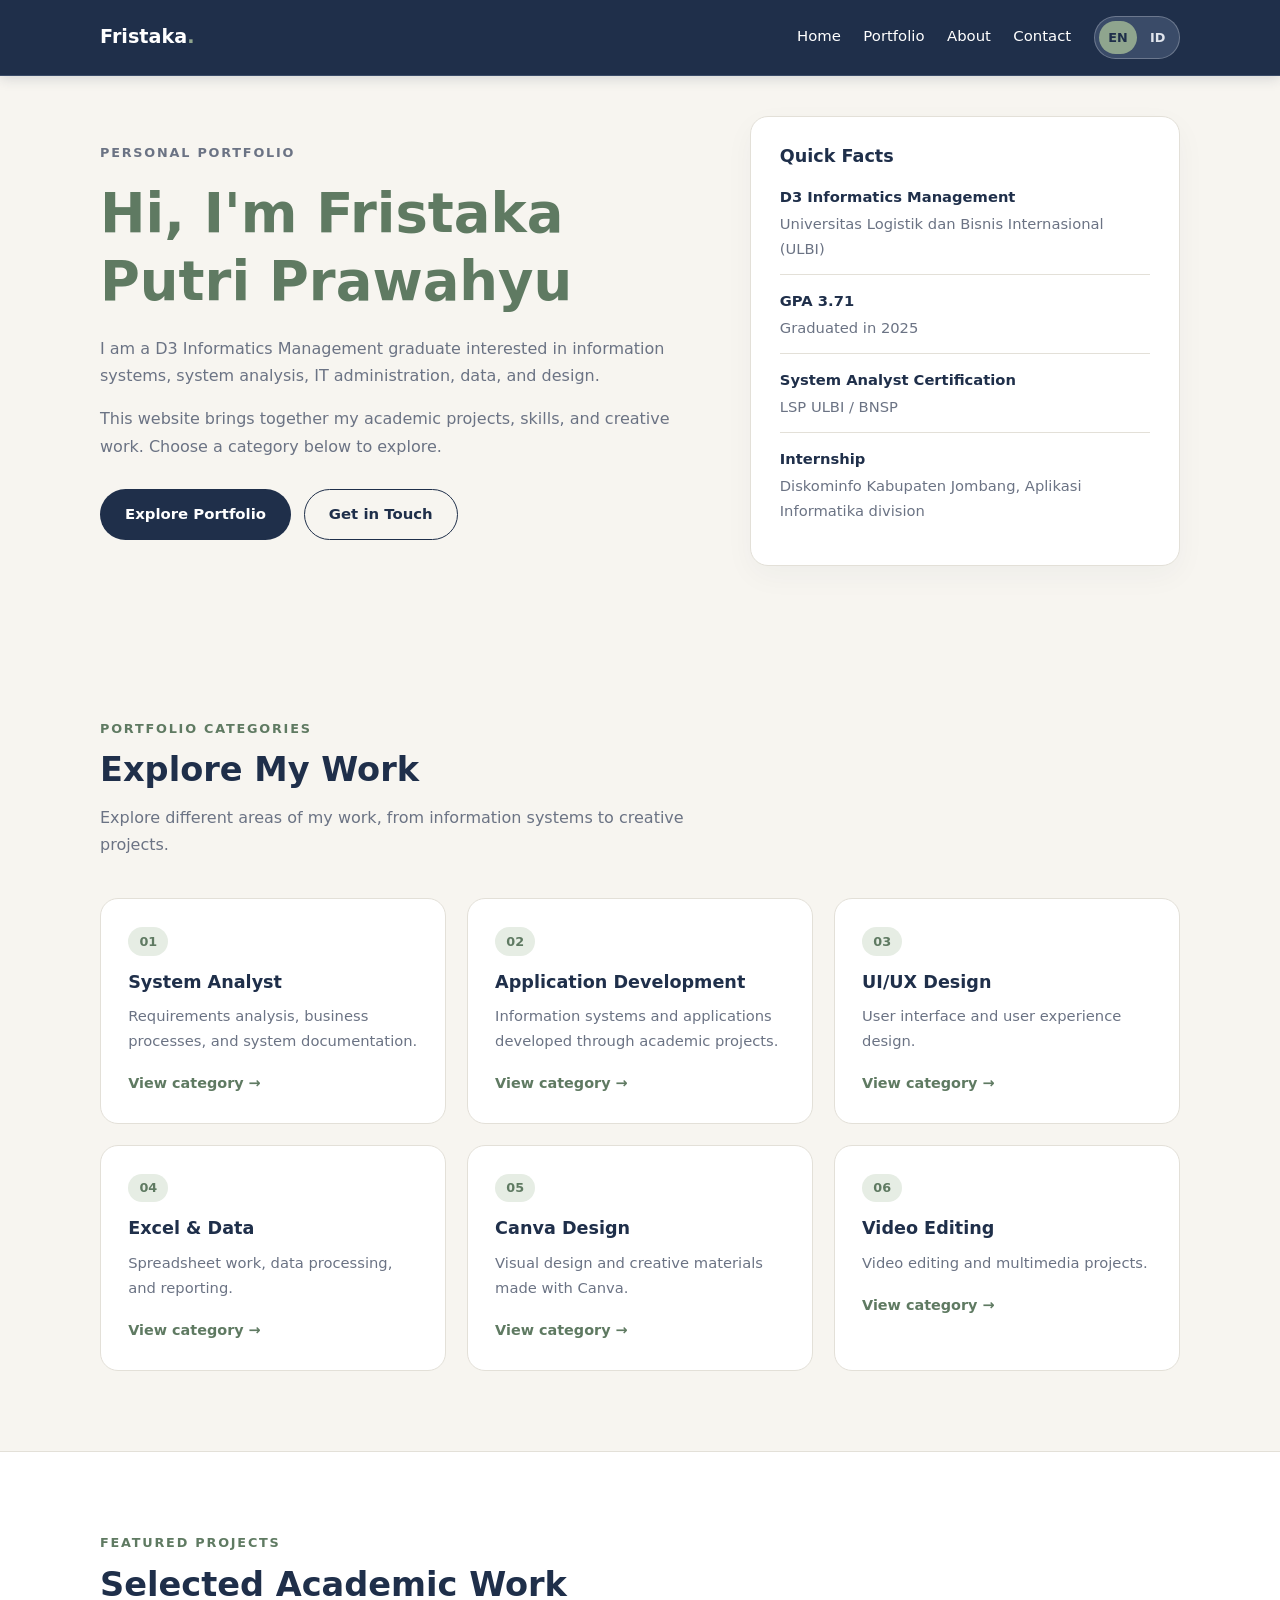
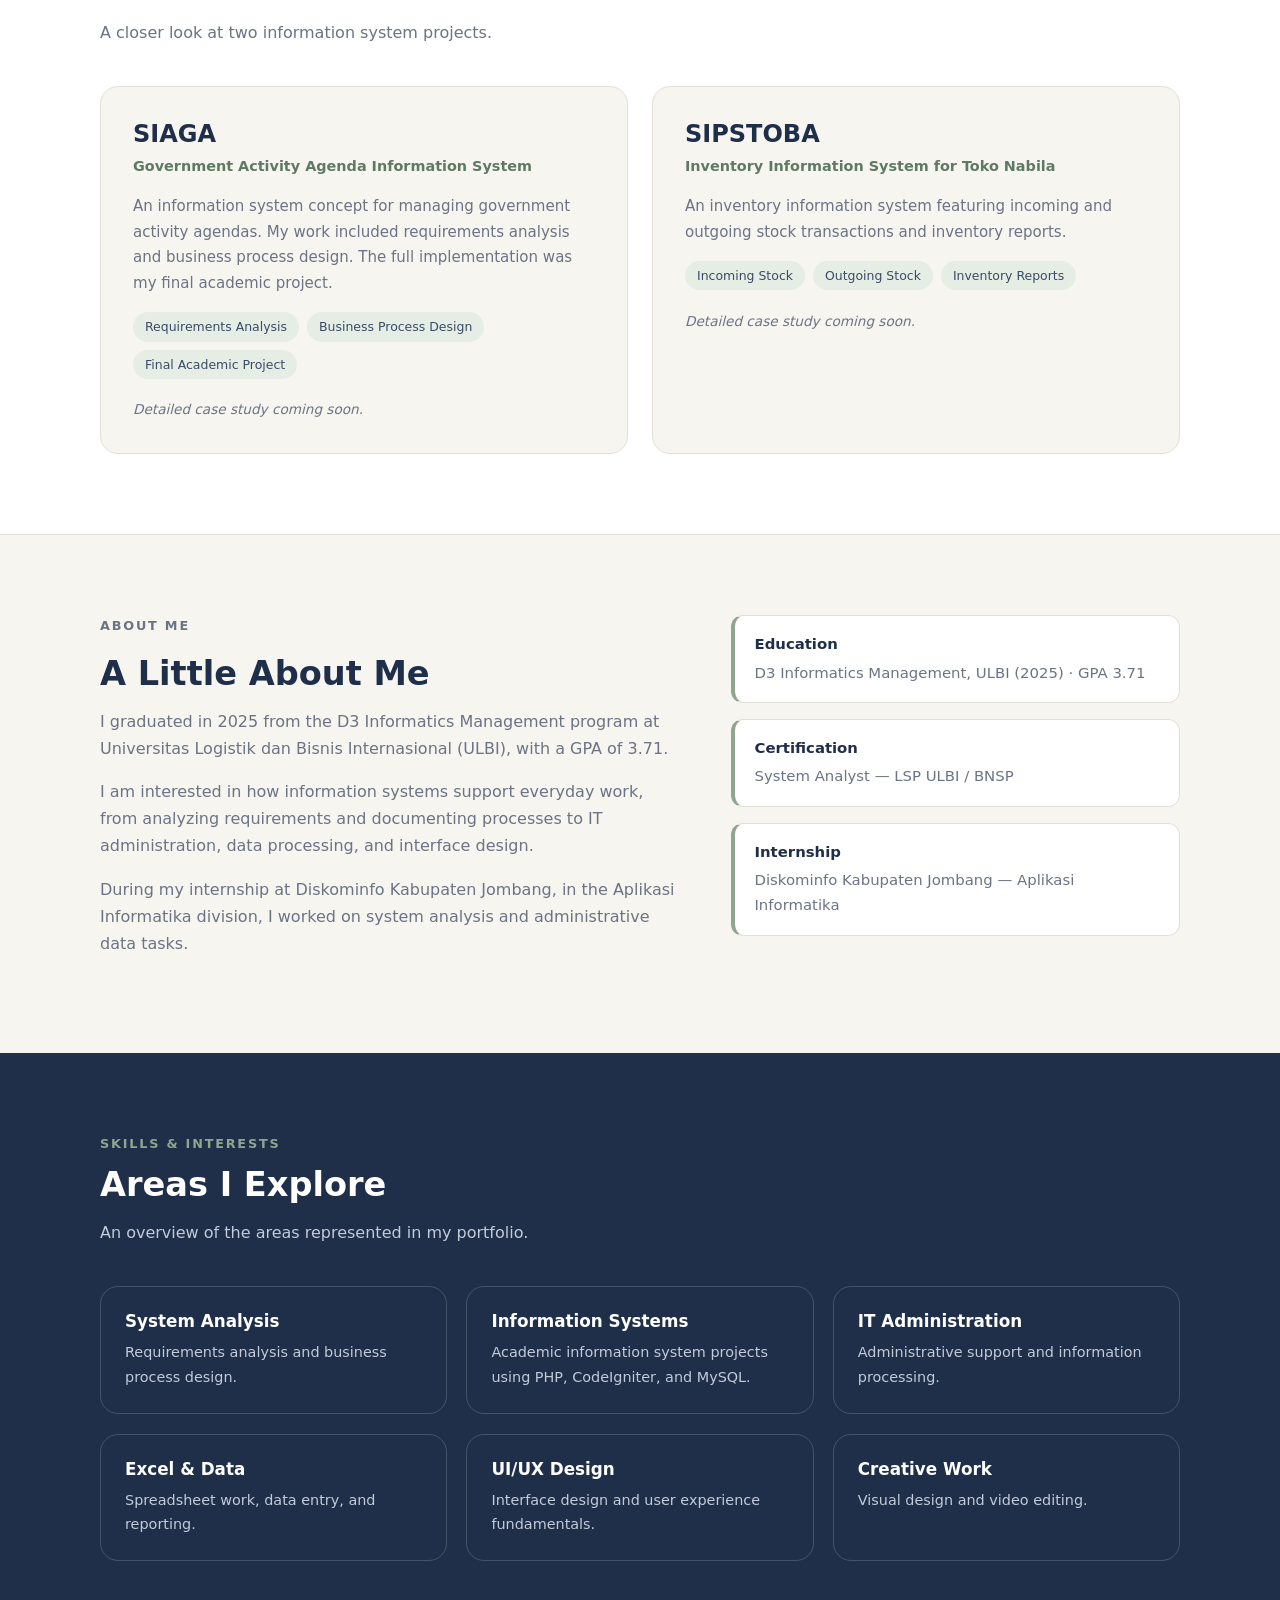
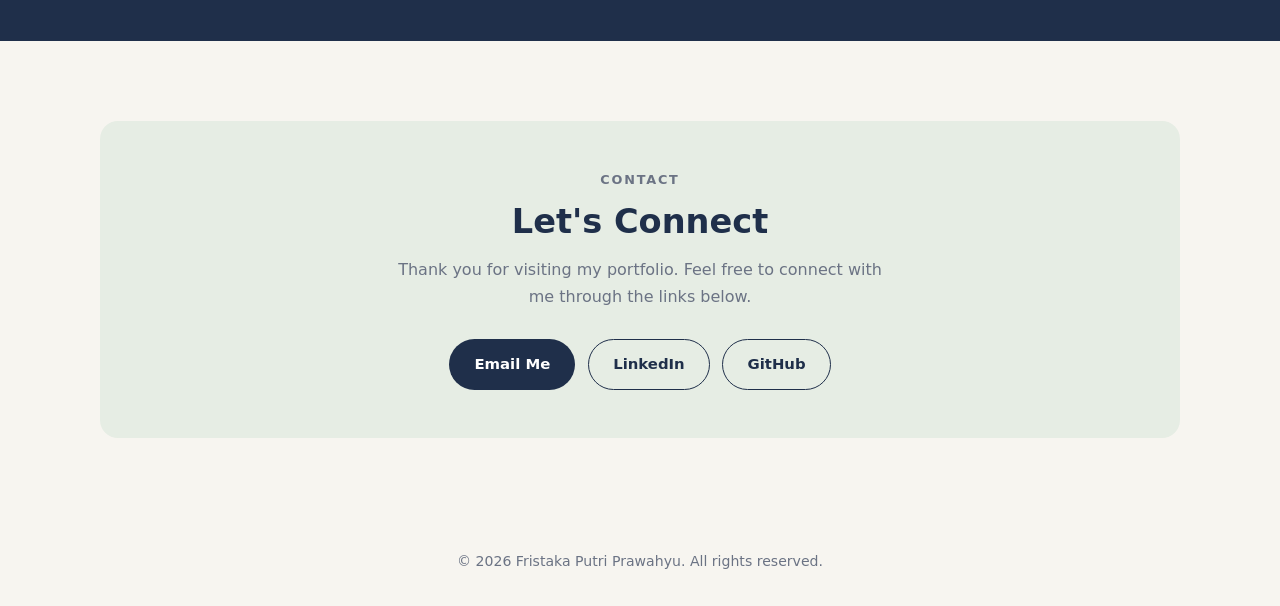
<file: index.html>
<!DOCTYPE html>
<html lang="en">
<head>
  <meta charset="UTF-8">
  <meta name="viewport" content="width=device-width, initial-scale=1.0">
  <meta name="theme-color" content="#1f2f4a">

  <title>Fristaka Putri Prawahyu | Portfolio</title>
  <meta name="description" content="Portfolio of Fristaka Putri Prawahyu, Informatics Management graduate interested in system analysis, information systems, data, and design.">
  <link rel="stylesheet" href="css/style.css">
</head>

<body>
  <a class="skip-link" href="#main"
     data-en="Skip to main content"
     data-id="Langsung ke konten utama">Skip to main content</a>

<div id="header-placeholder"></div>
  
  <main id="main">
    <!-- Hero -->
    <section class="hero" id="home">
      <div class="container hero-inner">
        <div>
          <p class="section-label" data-en="Personal Portfolio" data-id="Portofolio Pribadi">Personal Portfolio</p>

          <h1>
            <span data-en="Hi, I'm " data-id="Halo, saya ">Hi, I'm </span><span>Fristaka Putri Prawahyu</span>
          </h1>

          <p data-en="I am a D3 Informatics Management graduate interested in information systems, system analysis, IT administration, data, and design."
             data-id="Saya lulusan D3 Manajemen Informatika yang memiliki ketertarikan pada sistem informasi, analisis sistem, administrasi TI, pengolahan data, dan desain.">
            I am a D3 Informatics Management graduate interested in information systems, system analysis, IT administration, data, and design.
          </p>

          <p data-en="This website brings together my academic projects, skills, and creative work. Choose a category below to explore."
             data-id="Website ini merangkum proyek akademik, keterampilan, dan karya kreatif saya. Pilih kategori di bawah untuk melihat lebih lanjut.">
            This website brings together my academic projects, skills, and creative work. Choose a category below to explore.
          </p>

          <div class="hero-buttons">
            <a class="btn btn-primary" href="#portfolio"
               data-en="Explore Portfolio" data-id="Jelajahi Portofolio">Explore Portfolio</a>
            <a class="btn btn-outline" href="#contact"
               data-en="Get in Touch" data-id="Hubungi Saya">Get in Touch</a>
          </div>
        </div>

        <aside class="hero-card" aria-label="Quick facts">
          <h2 data-en="Quick Facts" data-id="Profil Singkat">Quick Facts</h2>
          <ul>
            <li>
              <strong data-en="D3 Informatics Management" data-id="D3 Manajemen Informatika">D3 Informatics Management</strong>
              <span data-en="Universitas Logistik dan Bisnis Internasional (ULBI)"
                    data-id="Universitas Logistik dan Bisnis Internasional (ULBI)">Universitas Logistik dan Bisnis Internasional (ULBI)</span>
            </li>
            <li>
              <strong data-en="GPA 3.71" data-id="IPK 3,71">GPA 3.71</strong>
              <span data-en="Graduated in 2025" data-id="Lulus tahun 2025">Graduated in 2025</span>
            </li>
            <li>
              <strong data-en="System Analyst Certification" data-id="Sertifikasi Analis Sistem">System Analyst Certification</strong>
              <span data-en="LSP ULBI / BNSP" data-id="LSP ULBI / BNSP">LSP ULBI / BNSP</span>
            </li>
            <li>
              <strong data-en="Internship" data-id="Pengalaman Magang">Internship</strong>
              <span data-en="Diskominfo Kabupaten Jombang, Aplikasi Informatika division"
                    data-id="Diskominfo Kabupaten Jombang, bidang Aplikasi Informatika">Diskominfo Kabupaten Jombang, Aplikasi Informatika division</span>
            </li>
          </ul>
        </aside>
      </div>
    </section>

    <!-- Portfolio categories -->
    <section id="portfolio">
      <div class="container">
        <p class="section-label" data-en="Portfolio Categories" data-id="Kategori Portofolio">Portfolio Categories</p>
        <h2 data-en="Explore My Work" data-id="Jelajahi Karya Saya">Explore My Work</h2>
        <p class="section-intro"
           data-en="Explore different areas of my work, from information systems to creative projects."
           data-id="Jelajahi berbagai bidang karya saya, mulai dari sistem informasi hingga proyek kreatif.">
          Explore different areas of my work, from information systems to creative projects.
        </p>

        <div class="cards">
          <a class="card" href="system-analyst/index.html">
            <span class="card-number">01</span>
            <h3 data-en="System Analyst" data-id="Analis Sistem">System Analyst</h3>
            <p data-en="Requirements analysis, business processes, and system documentation."
               data-id="Analisis kebutuhan, proses bisnis, dan dokumentasi sistem.">Requirements analysis, business processes, and system documentation.</p>
            <span class="card-link" data-en="View category →" data-id="Lihat kategori →">View category →</span>
          </a>

          <a class="card" href="application/index.html">
            <span class="card-number">02</span>
            <h3 data-en="Application Development" data-id="Pengembangan Aplikasi">Application Development</h3>
            <p data-en="Information systems and applications developed through academic projects."
               data-id="Sistem informasi dan aplikasi yang dikembangkan melalui proyek akademik.">Information systems and applications developed through academic projects.</p>
            <span class="card-link" data-en="View category →" data-id="Lihat kategori →">View category →</span>
          </a>

          <a class="card" href="ui-ux/index.html">
            <span class="card-number">03</span>
            <h3>UI/UX Design</h3>
            <p data-en="User interface and user experience design."
               data-id="Perancangan antarmuka dan pengalaman pengguna.">User interface and user experience design.</p>
            <span class="card-link" data-en="View category →" data-id="Lihat kategori →">View category →</span>
          </a>

          <a class="card" href="excel-data/index.html">
            <span class="card-number">04</span>
            <h3>Excel &amp; Data</h3>
            <p data-en="Spreadsheet work, data processing, and reporting."
               data-id="Pekerjaan spreadsheet, pengolahan data, dan pelaporan.">Spreadsheet work, data processing, and reporting.</p>
            <span class="card-link" data-en="View category →" data-id="Lihat kategori →">View category →</span>
          </a>

          <a class="card" href="canva/index.html">
            <span class="card-number">05</span>
            <h3>Canva Design</h3>
            <p data-en="Visual design and creative materials made with Canva."
               data-id="Desain visual dan materi kreatif yang dibuat menggunakan Canva.">Visual design and creative materials made with Canva.</p>
            <span class="card-link" data-en="View category →" data-id="Lihat kategori →">View category →</span>
          </a>

          <a class="card" href="video/index.html">
            <span class="card-number">06</span>
            <h3 data-en="Video Editing" data-id="Penyuntingan Video">Video Editing</h3>
            <p data-en="Video editing and multimedia projects."
               data-id="Penyuntingan video dan proyek multimedia.">Video editing and multimedia projects.</p>
            <span class="card-link" data-en="View category →" data-id="Lihat kategori →">View category →</span>
          </a>
        </div>
      </div>
    </section>

    <!-- Featured projects -->
    <section class="featured" id="featured">
      <div class="container">
        <p class="section-label" data-en="Featured Projects" data-id="Proyek Unggulan">Featured Projects</p>
        <h2 data-en="Selected Academic Work" data-id="Pilihan Proyek Akademik">Selected Academic Work</h2>
        <p class="section-intro"
           data-en="A closer look at two information system projects."
           data-id="Sekilas tentang dua proyek sistem informasi.">
          A closer look at two information system projects.
        </p>

        <div class="projects">
          <article class="project">
            <h3>SIAGA</h3>
            <p class="subtitle"
               data-en="Government Activity Agenda Information System"
               data-id="Sistem Informasi Agenda Kegiatan Dinas">
              Government Activity Agenda Information System
            </p>
            <p data-en="An information system concept for managing government activity agendas. My work included requirements analysis and business process design. The full implementation was my final academic project."
               data-id="Sistem informasi untuk pengelolaan agenda kegiatan dinas. Pekerjaan saya mencakup analisis kebutuhan dan perancangan proses bisnis. Implementasi lengkapnya merupakan bagian dari tugas akhir akademik saya.">
              An information system concept for managing government activity agendas. My work included requirements analysis and business process design. The full implementation was my final academic project.
            </p>
            <ul class="tags" aria-label="SIAGA focus areas">
              <li data-en="Requirements Analysis" data-id="Analisis Kebutuhan">Requirements Analysis</li>
              <li data-en="Business Process Design" data-id="Perancangan Proses Bisnis">Business Process Design</li>
              <li data-en="Final Academic Project" data-id="Proyek Tugas Akhir">Final Academic Project</li>
            </ul>
            <p class="note" data-en="Detailed case study coming soon."
               data-id="Studi kasus lengkap akan ditambahkan.">Detailed case study coming soon.</p>
          </article>

          <article class="project">
            <h3>SIPSTOBA</h3>
            <p class="subtitle"
               data-en="Inventory Information System for Toko Nabila"
               data-id="Sistem Informasi Persediaan Stok Barang pada Toko Nabila">
              Inventory Information System for Toko Nabila
            </p>
            <p data-en="An inventory information system featuring incoming and outgoing stock transactions and inventory reports."
               data-id="Sistem informasi persediaan yang mencakup transaksi barang masuk, barang keluar, dan laporan stok.">
              An inventory information system featuring incoming and outgoing stock transactions and inventory reports.
            </p>
            <ul class="tags" aria-label="SIPSTOBA features">
              <li data-en="Incoming Stock" data-id="Barang Masuk">Incoming Stock</li>
              <li data-en="Outgoing Stock" data-id="Barang Keluar">Outgoing Stock</li>
              <li data-en="Inventory Reports" data-id="Laporan Stok">Inventory Reports</li>
            </ul>
            <p class="note" data-en="Detailed case study coming soon."
               data-id="Studi kasus lengkap akan ditambahkan.">Detailed case study coming soon.</p>
          </article>
        </div>
      </div>
    </section>

    <!-- About -->
    <section id="about">
      <div class="container about-grid">
        <div>
          <p class="section-label" data-en="About Me" data-id="Tentang Saya">About Me</p>
          <h2 data-en="A Little About Me" data-id="Sekilas Tentang Saya">A Little About Me</h2>
          <p data-en="I graduated in 2025 from the D3 Informatics Management program at Universitas Logistik dan Bisnis Internasional (ULBI), with a GPA of 3.71."
             data-id="Saya lulus pada tahun 2025 dari program D3 Manajemen Informatika di Universitas Logistik dan Bisnis Internasional (ULBI), dengan IPK 3,71.">
            I graduated in 2025 from the D3 Informatics Management program at Universitas Logistik dan Bisnis Internasional (ULBI), with a GPA of 3.71.
          </p>
          <p data-en="I am interested in how information systems support everyday work, from analyzing requirements and documenting processes to IT administration, data processing, and interface design."
             data-id="Saya tertarik pada bagaimana sistem informasi mendukung pekerjaan sehari-hari, mulai dari analisis kebutuhan dan dokumentasi proses hingga administrasi TI, pengolahan data, dan desain antarmuka.">
            I am interested in how information systems support everyday work, from analyzing requirements and documenting processes to IT administration, data processing, and interface design.
          </p>
          <p data-en="During my internship at Diskominfo Kabupaten Jombang, in the Aplikasi Informatika division, I worked on system analysis and administrative data tasks."
             data-id="Saat magang di Diskominfo Kabupaten Jombang, bidang Aplikasi Informatika, saya mengerjakan analisis sistem dan tugas pengolahan data administrasi.">
            During my internship at Diskominfo Kabupaten Jombang, in the Aplikasi Informatika division, I worked on system analysis and administrative data tasks.
          </p>
        </div>

        <ul class="timeline" aria-label="Education, certification, and internship">
          <li>
            <strong data-en="Education" data-id="Pendidikan">Education</strong>
            <span data-en="D3 Informatics Management, ULBI (2025) · GPA 3.71"
                  data-id="D3 Manajemen Informatika, ULBI (2025) · IPK 3,71">D3 Informatics Management, ULBI (2025) · GPA 3.71</span>
          </li>
          <li>
            <strong data-en="Certification" data-id="Sertifikasi">Certification</strong>
            <span data-en="System Analyst — LSP ULBI / BNSP"
                  data-id="Analis Sistem — LSP ULBI / BNSP">System Analyst — LSP ULBI / BNSP</span>
          </li>
          <li>
            <strong data-en="Internship" data-id="Pengalaman Magang">Internship</strong>
            <span data-en="Diskominfo Kabupaten Jombang — Aplikasi Informatika"
                  data-id="Diskominfo Kabupaten Jombang — Aplikasi Informatika">Diskominfo Kabupaten Jombang — Aplikasi Informatika</span>
          </li>
        </ul>
      </div>
    </section>

    <!-- Skills -->
    <section class="skills" id="skills">
      <div class="container">
        <p class="section-label" data-en="Skills & Interests" data-id="Keterampilan & Minat">Skills &amp; Interests</p>
        <h2 data-en="Areas I Explore" data-id="Bidang yang Saya Tekuni">Areas I Explore</h2>
        <p class="section-intro"
           data-en="An overview of the areas represented in my portfolio."
           data-id="Ringkasan bidang yang ditampilkan dalam portofolio saya.">
          An overview of the areas represented in my portfolio.
        </p>

        <div class="skill-grid">
          <div class="skill-box">
            <h3 data-en="System Analysis" data-id="Analisis Sistem">System Analysis</h3>
            <p data-en="Requirements analysis and business process design."
               data-id="Analisis kebutuhan dan perancangan proses bisnis.">Requirements analysis and business process design.</p>
          </div>
          <div class="skill-box">
            <h3 data-en="Information Systems" data-id="Sistem Informasi">Information Systems</h3>
            <p data-en="Academic information system projects using PHP, CodeIgniter, and MySQL."
               data-id="Proyek sistem informasi akademik menggunakan PHP, CodeIgniter, dan MySQL.">Academic information system projects using PHP, CodeIgniter, and MySQL.</p>
          </div>
          <div class="skill-box">
            <h3 data-en="IT Administration" data-id="Administrasi TI">IT Administration</h3>
            <p data-en="Administrative support and information processing."
               data-id="Dukungan administrasi dan pengolahan informasi.">Administrative support and information processing.</p>
          </div>
          <div class="skill-box">
            <h3>Excel &amp; Data</h3>
            <p data-en="Spreadsheet work, data entry, and reporting."
               data-id="Pekerjaan spreadsheet, input data, dan pelaporan.">Spreadsheet work, data entry, and reporting.</p>
          </div>
          <div class="skill-box">
            <h3>UI/UX Design</h3>
            <p data-en="Interface design and user experience fundamentals."
               data-id="Dasar-dasar desain antarmuka dan pengalaman pengguna.">Interface design and user experience fundamentals.</p>
          </div>
          <div class="skill-box">
            <h3 data-en="Creative Work" data-id="Karya Kreatif">Creative Work</h3>
            <p data-en="Visual design and video editing."
               data-id="Desain visual dan penyuntingan video.">Visual design and video editing.</p>
          </div>
        </div>
      </div>
    </section>

    <!-- Contact -->
    <section id="contact">
      <div class="container">
        <div class="contact-box">
          <p class="section-label" data-en="Contact" data-id="Kontak">Contact</p>
          <h2 data-en="Let's Connect" data-id="Mari Terhubung">Let's Connect</h2>
          <p data-en="Thank you for visiting my portfolio. Feel free to connect with me through the links below."
             data-id="Terima kasih sudah mengunjungi portofolio saya. Silakan hubungi atau terhubung dengan saya melalui tautan berikut.">
            Thank you for visiting my portfolio. Feel free to connect with me through the links below.
          </p>

          <div class="contact-links">
            <!-- Replace this placeholder with your actual email -->
            <a class="btn btn-primary" href="mailto:your-email@example.com"
               data-en="Email Me" data-id="Kirim Email">Email Me</a>

            <!-- Replace this placeholder with your actual LinkedIn profile -->
            <a class="btn btn-outline"
               href="https://www.linkedin.com/in/your-linkedin-profile"
               target="_blank" rel="noopener noreferrer"
               data-en="LinkedIn" data-id="LinkedIn">LinkedIn</a>

            <a class="btn btn-outline"
               href="https://github.com/fristaka001"
               target="_blank" rel="noopener noreferrer">GitHub</a>
          </div>
        </div>
      </div>
    </section>
  </main>

  <div id="footer-placeholder"></div>

  <script src="js/script.js" defer></script>

</body>
</html>
</file>
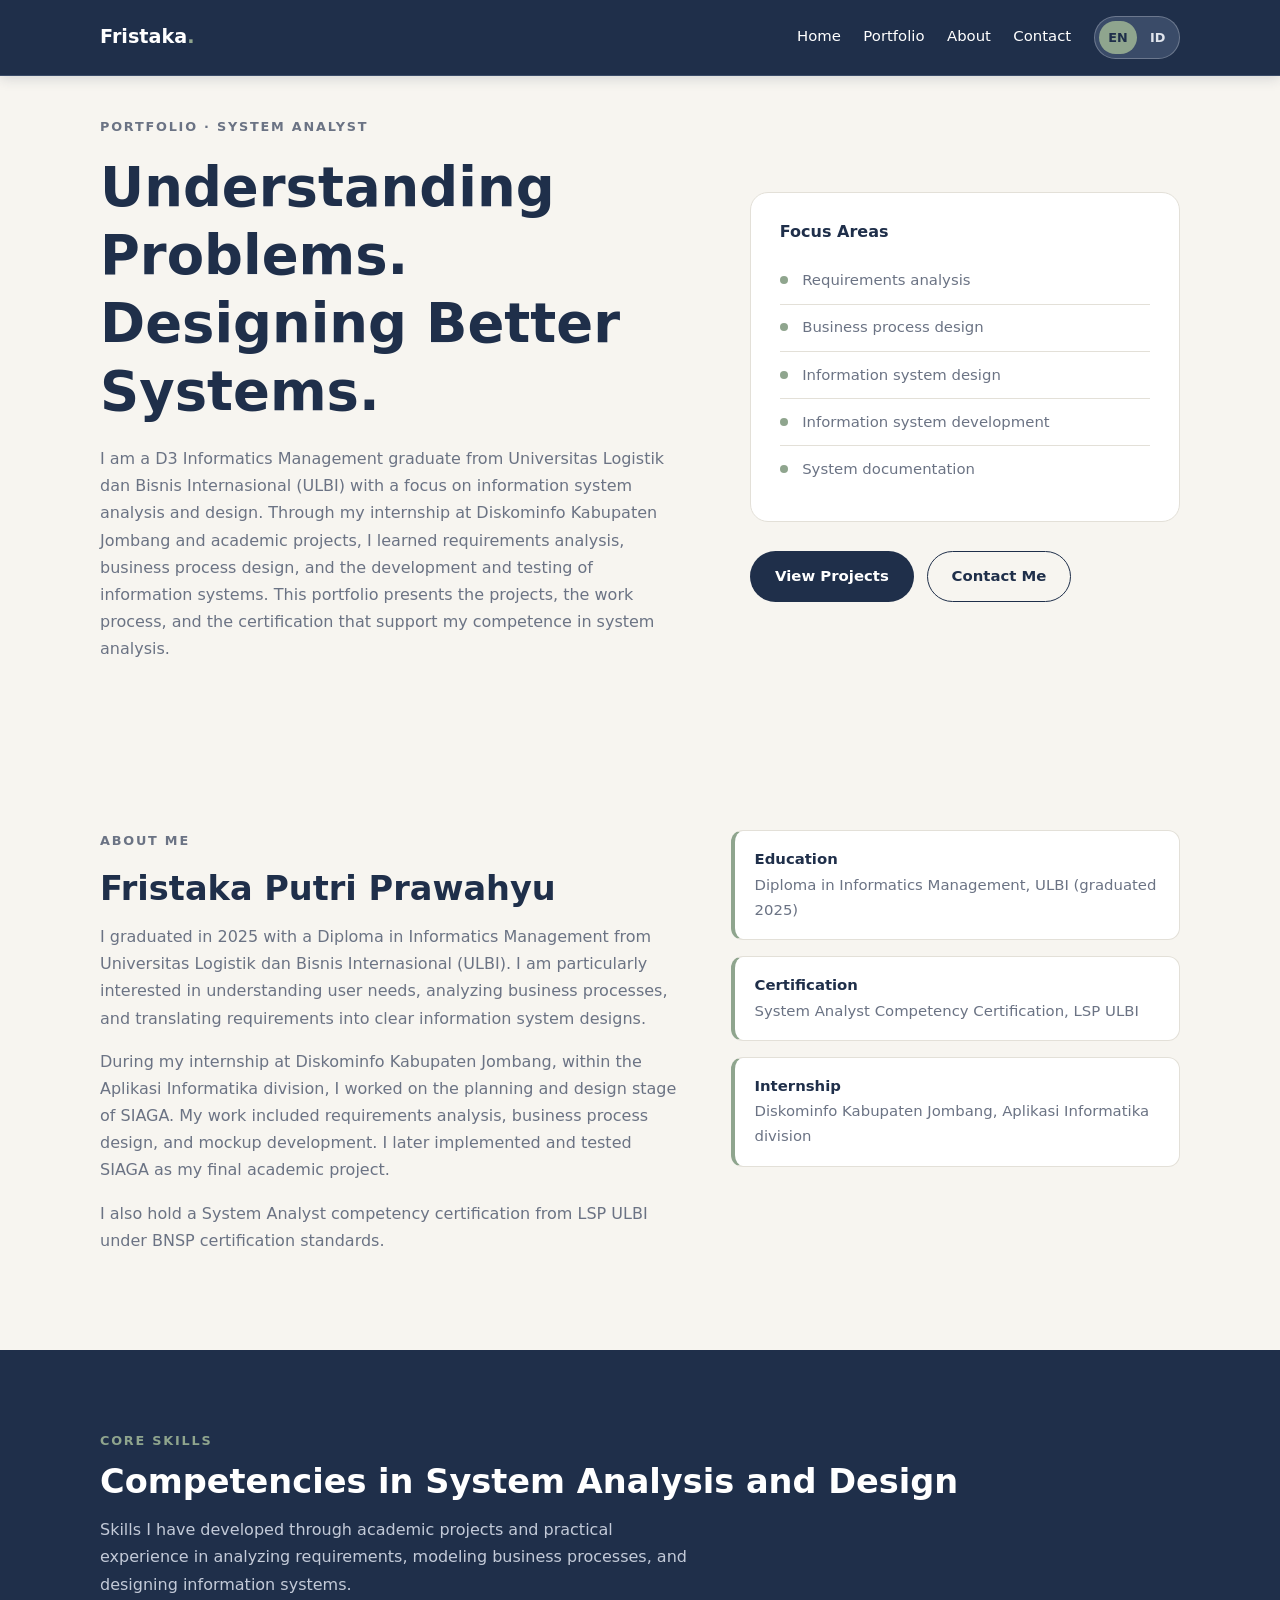
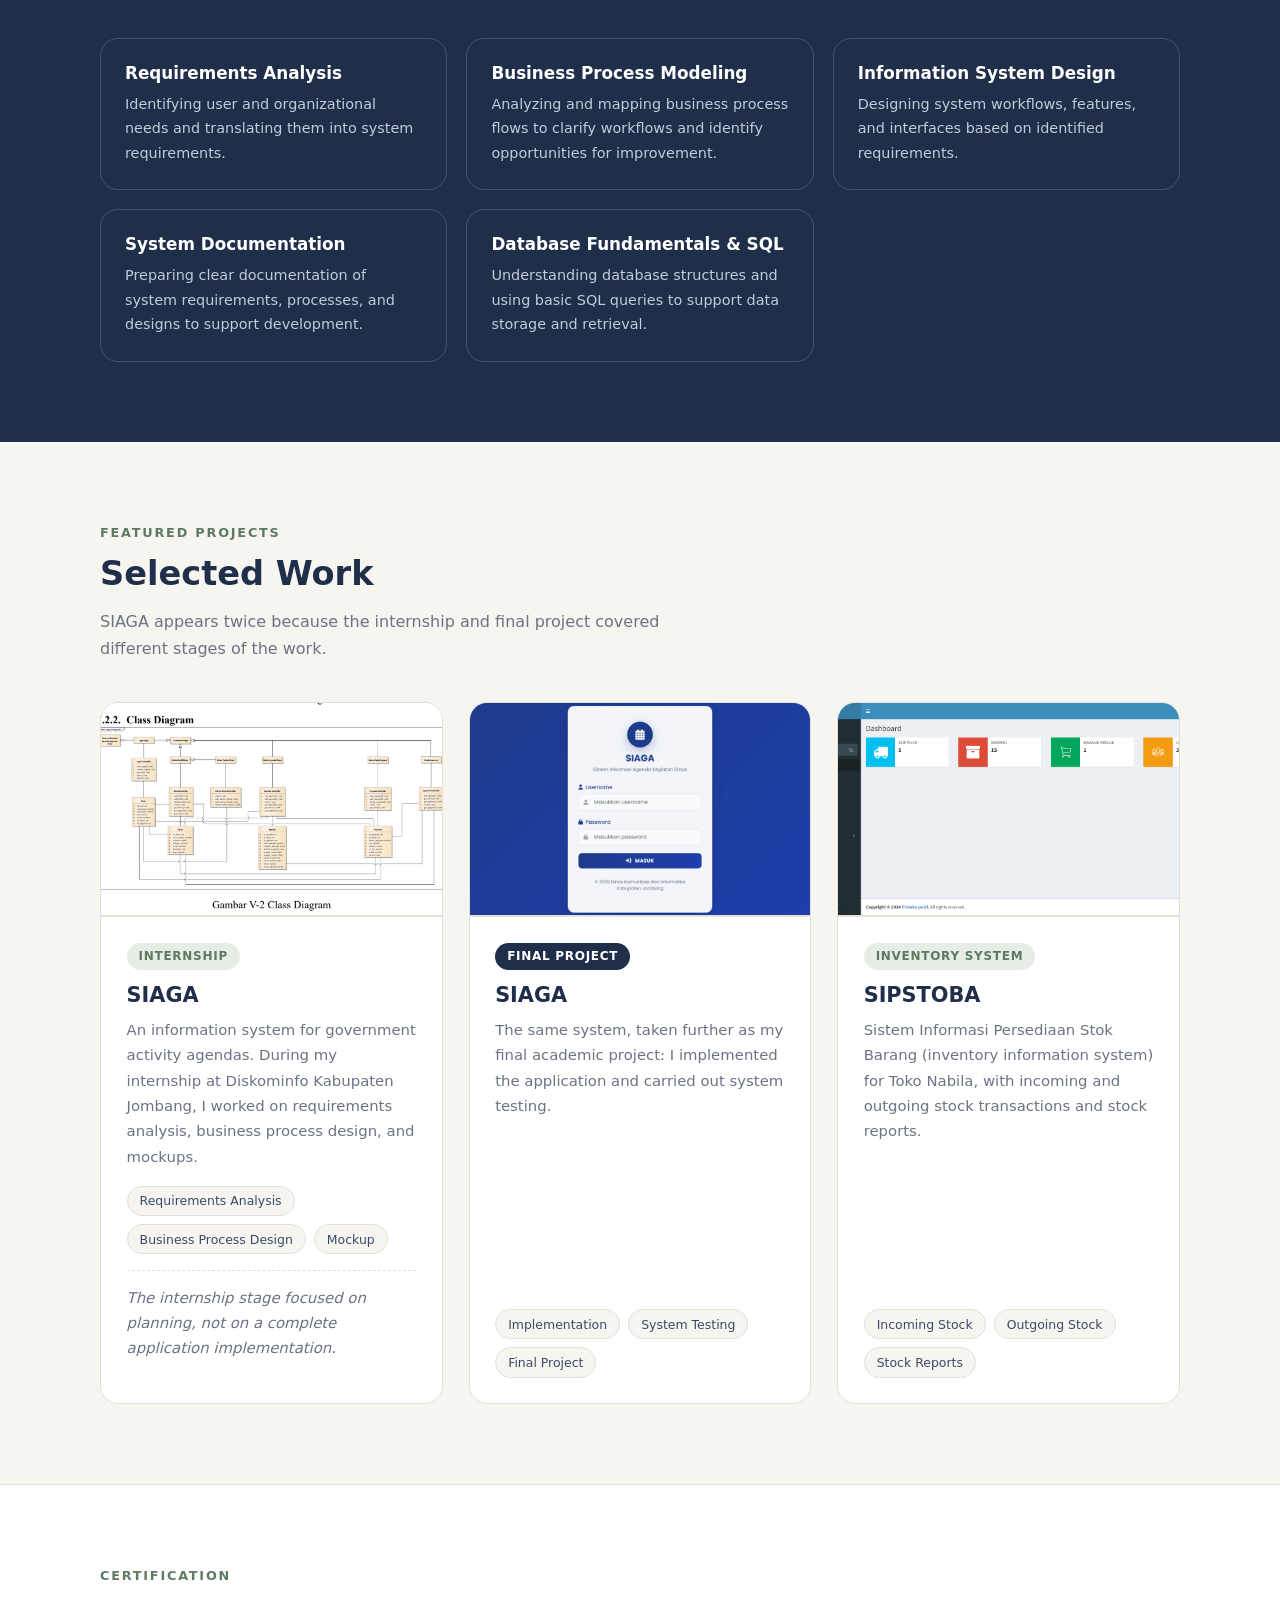
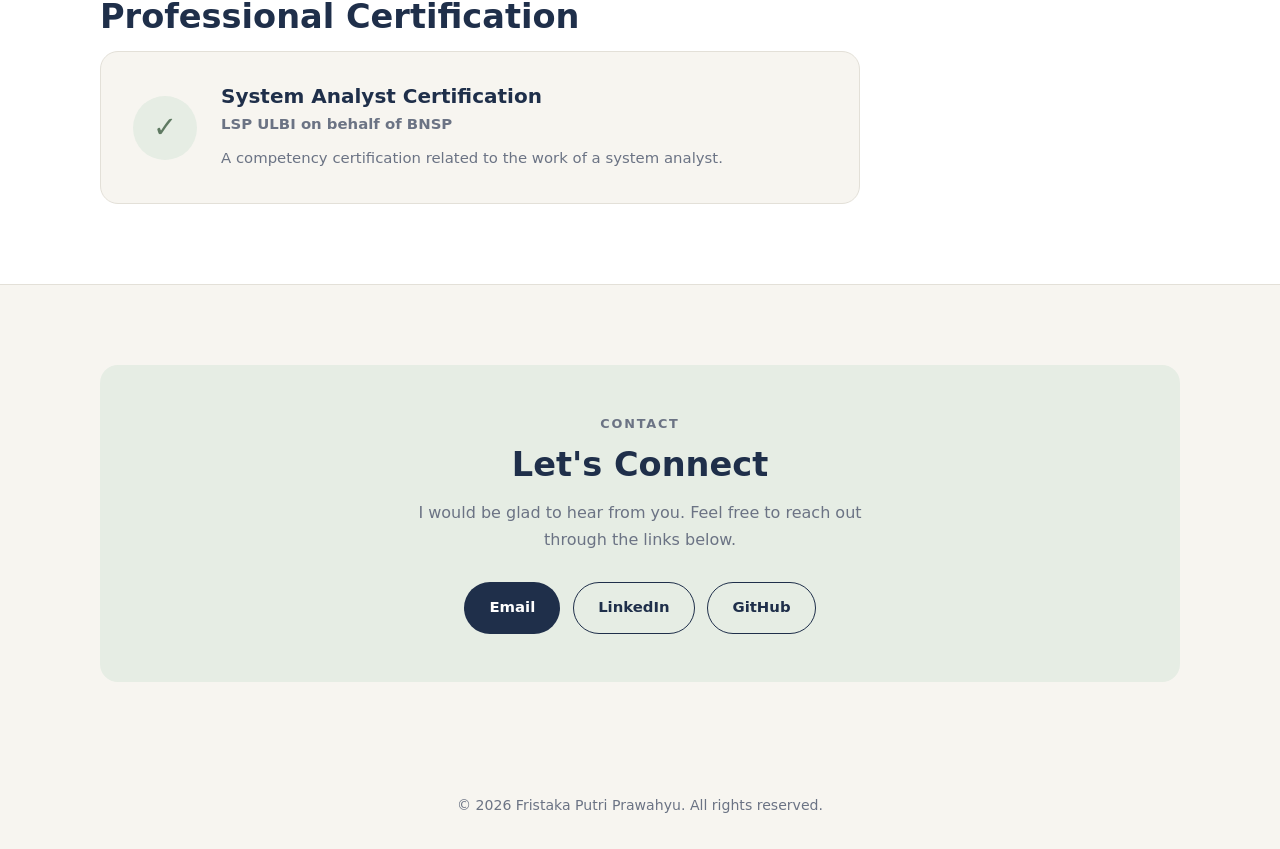
<file: system-analyst/index.html>
<!DOCTYPE html>
<html lang="en">
<head>
  <meta charset="UTF-8">
  <meta name="viewport" content="width=device-width, initial-scale=1.0">
  <title>System Analyst | Fristaka Putri Prawahyu</title>
  <meta name="description" content="System Analyst portfolio of Fristaka Putri Prawahyu: requirements analysis, business process design, system design, and documentation.">

  <link rel="stylesheet" href="../css/style.css">
</head>

<body>
  <a class="skip-link" href="#main"
     data-en="Skip to main content"
     data-id="Langsung ke konten utama">Skip to main content</a>

  <!-- ===================== HEADER ===================== -->
  <div id="header-placeholder"></div>

  <main id="main">

    <!-- ===================== HERO ===================== -->

<section class="hero" id="top">
  <div class="container hero-inner">

    <!-- Kolom kiri: Perkenalan -->
    <div class="reveal">
      <p class="section-label"
         data-en="Portfolio · System Analyst"
         data-id="Portofolio · Analis Sistem">
        Portfolio · System Analyst
      </p>

      <h1 data-en="Understanding Problems. Designing Better Systems."
          data-id="Memahami Masalah. Merancang Sistem yang Lebih Baik.">
        Understanding Problems. Designing Better Systems.
      </h1>

      <p data-en="I am a D3 Informatics Management graduate from Universitas Logistik dan Bisnis Internasional (ULBI) with a focus on information system analysis and design. Through my internship at Diskominfo Kabupaten Jombang and academic projects, I learned requirements analysis, business process design, and the development and testing of information systems. This portfolio presents the projects, the work process, and the certification that support my competence in system analysis."
         data-id="Saya lulusan D3 Manajemen Informatika Universitas Logistik dan Bisnis Internasional (ULBI) dengan fokus pada analisis dan perancangan sistem informasi. Melalui pengalaman magang di Diskominfo Kabupaten Jombang dan proyek akademik, saya mempelajari analisis kebutuhan, perancangan proses bisnis, serta pengembangan dan pengujian sistem informasi. Portofolio ini menampilkan proyek, proses pengerjaan, dan sertifikasi yang mendukung kompetensi saya di bidang analisis sistem.">
        I am a D3 Informatics Management graduate from Universitas Logistik dan Bisnis Internasional (ULBI) with a focus on information system analysis and design. Through my internship at Diskominfo Kabupaten Jombang and academic projects, I learned requirements analysis, business process design, and the development and testing of information systems. This portfolio presents the projects, the work process, and the certification that support my competence in system analysis.
      </p>
    </div>

    <!-- Kolom kanan: Bidang Fokus dan tombol -->
    <div class="hero-right">

      <aside class="focus-card reveal" aria-labelledby="focusTitle">
        <h2 id="focusTitle"
            data-en="Focus Areas"
            data-id="Bidang Fokus">
          Focus Areas
        </h2>

        <ul>
          <li data-en="Requirements analysis"
              data-id="Analisis kebutuhan">
            Requirements analysis
          </li>
          <li data-en="Business process design"
              data-id="Perancangan proses bisnis">
            Business process design
          </li>
          <li data-en="Information system design"
              data-id="Perancangan sistem informasi">
            Information system design
          </li>
          <li data-en="Information system development"
              data-id="Pengembangan sistem informasi">
            Information system development
          </li>
          <li data-en="System documentation"
              data-id="Dokumentasi">
            Documentation
          </li>
        </ul>
      </aside>

      <div class="hero-buttons">
        <a class="btn btn-primary" href="#projects"
           data-en="View Projects"
           data-id="Lihat Proyek">
          View Projects
        </a>
        <a class="btn btn-outline" href="#contact"
           data-en="Contact Me"
           data-id="Hubungi Saya">
          Contact Me
        </a>
      </div>

    </div>
  </div>
</section>


    <!-- ===================== ABOUT ===================== -->

<section id="about">
  <div class="container about-grid">

    <div class="about-text reveal">
      <p class="section-label"
         data-en="About Me"
         data-id="Tentang Saya">About Me</p>

      <h2>Fristaka Putri Prawahyu</h2>

      <p
        data-en="I graduated in 2025 with a Diploma in Informatics Management from Universitas Logistik dan Bisnis Internasional (ULBI). I am particularly interested in understanding user needs, analyzing business processes, and translating requirements into clear information system designs."
        data-id="Saya lulus pada tahun 2025 dari program D3 Manajemen Informatika Universitas Logistik dan Bisnis Internasional (ULBI). Saya memiliki ketertarikan pada analisis kebutuhan pengguna, analisis proses bisnis, dan penerjemahan kebutuhan menjadi rancangan sistem informasi yang jelas.">
        I graduated in 2025 with a Diploma in Informatics Management from Universitas Logistik dan Bisnis Internasional (ULBI). I am particularly interested in understanding user needs, analyzing business processes, and translating requirements into clear information system designs.
      </p>

      <p
        data-en="During my internship at Diskominfo Kabupaten Jombang, within the Aplikasi Informatika division, I worked on the planning and design stage of SIAGA. My work included requirements analysis, business process design, and mockup development. I later implemented and tested SIAGA as my final academic project."
        data-id="Saat magang di Diskominfo Kabupaten Jombang, bidang Aplikasi Informatika, saya mengerjakan tahap perencanaan dan perancangan SIAGA. Pekerjaan saya mencakup analisis kebutuhan, perancangan proses bisnis, dan pembuatan mockup. Selanjutnya, saya mengimplementasikan dan menguji SIAGA sebagai proyek tugas akhir.">
        During my internship at Diskominfo Kabupaten Jombang, within the Aplikasi Informatika division, I worked on the planning and design stage of SIAGA. My work included requirements analysis, business process design, and mockup development. I later implemented and tested SIAGA as my final academic project.
      </p>

      <p
        data-en="I also hold a System Analyst competency certification from LSP ULBI under BNSP certification standards."
        data-id="Saya juga memiliki sertifikasi kompetensi Analis Sistem dari LSP ULBI dengan standar sertifikasi BNSP.">
        I also hold a System Analyst competency certification from LSP ULBI under BNSP certification standards.
      </p>
    </div>

    <ul class="fact-list reveal"
        aria-label="Education, certification and internship">

      <li>
        <strong
          data-en="Education"
          data-id="Pendidikan">Education</strong>
        <span
          data-en="Diploma in Informatics Management, ULBI (graduated 2025)"
          data-id="D3 Manajemen Informatika, ULBI (lulus 2025)">
          Diploma in Informatics Management, ULBI (graduated 2025)
        </span>
      </li>

      <li>
        <strong
          data-en="Certification"
          data-id="Sertifikasi">Certification</strong>
        <span
          data-en="System Analyst Competency Certification, LSP ULBI"
          data-id="Sertifikasi Kompetensi Analis Sistem, LSP ULBI">
          System Analyst Competency Certification, LSP ULBI
        </span>
      </li>

      <li>
        <strong
          data-en="Internship"
          data-id="Pengalaman Magang">Internship</strong>
        <span
          data-en="Diskominfo Kabupaten Jombang, Aplikasi Informatika division"
          data-id="Diskominfo Kabupaten Jombang, bidang Aplikasi Informatika">
          Diskominfo Kabupaten Jombang, Aplikasi Informatika division
        </span>
      </li>

    </ul>
  </div>
</section>

    <!-- ===================== CORE SKILLS ===================== -->

<section class="skills" id="skills">
  <div class="container">

    <div class="reveal">
      <p class="section-label"
         data-en="Core Skills"
         data-id="Keterampilan Utama">
        Core Skills
      </p>

      <h2
        data-en="Competencies in System Analysis and Design"
        data-id="Kompetensi Analisis dan Perancangan Sistem">
        Competencies in System Analysis and Design
      </h2>

      <p class="section-intro"
         data-en="Skills I have developed through academic projects and practical experience in analyzing requirements, modeling business processes, and designing information systems."
         data-id="Kemampuan yang saya kembangkan melalui proyek akademik dan pengalaman praktik dalam menganalisis kebutuhan, memodelkan proses bisnis, dan merancang sistem informasi.">
        Skills I have developed through academic projects and practical experience in analyzing requirements, modeling business processes, and designing information systems.
      </p>
    </div>

    <div class="skill-grid">

      <div class="skill-box reveal">
        <h3
          data-en="Requirements Analysis"
          data-id="Analisis Kebutuhan">
          Requirements Analysis
        </h3>
        <p
          data-en="Identifying user and organizational needs and translating them into system requirements."
          data-id="Mengidentifikasi kebutuhan pengguna dan organisasi serta merumuskannya menjadi kebutuhan sistem.">
          Identifying user and organizational needs and translating them into system requirements.
        </p>
      </div>

      <div class="skill-box reveal">
        <h3
          data-en="Business Process Modeling"
          data-id="Pemodelan Proses Bisnis">
          Business Process Modeling
        </h3>
        <p
          data-en="Analyzing and mapping business process flows to clarify workflows and identify opportunities for improvement."
          data-id="Menganalisis dan memetakan alur proses bisnis untuk memperjelas alur kerja dan mengidentifikasi peluang perbaikan.">
          Analyzing and mapping business process flows to clarify workflows and identify opportunities for improvement.
        </p>
      </div>

      <div class="skill-box reveal">
        <h3
          data-en="Information System Design"
          data-id="Perancangan Sistem Informasi">
          Information System Design
        </h3>
        <p
          data-en="Designing system workflows, features, and interfaces based on identified requirements."
          data-id="Merancang alur sistem, fitur, dan antarmuka berdasarkan kebutuhan yang telah diidentifikasi.">
          Designing system workflows, features, and interfaces based on identified requirements.
        </p>
      </div>

      <div class="skill-box reveal">
        <h3
          data-en="System Documentation"
          data-id="Dokumentasi Sistem">
          System Documentation
        </h3>
        <p
          data-en="Preparing clear documentation of system requirements, processes, and designs to support development."
          data-id="Menyusun dokumentasi kebutuhan, proses, dan rancangan sistem untuk mendukung proses pengembangan.">
          Preparing clear documentation of system requirements, processes, and designs to support development.
        </p>
      </div>

      <div class="skill-box reveal">
        <h3
          data-en="Database Fundamentals &amp; SQL"
          data-id="Dasar Basis Data &amp; SQL">
          Database Fundamentals &amp; SQL
        </h3>
        <p
          data-en="Understanding database structures and using basic SQL queries to support data storage and retrieval."
          data-id="Memahami struktur basis data dan menggunakan kueri SQL dasar untuk mendukung penyimpanan serta pengambilan data.">
          Understanding database structures and using basic SQL queries to support data storage and retrieval.
        </p>
      </div>

    </div>
  </div>
</section>

    <!-- ===================== FEATURED PROJECTS ===================== -->
    <section id="projects">
      <div class="container">
        <div class="reveal">
          <p class="section-label" data-en="Featured Projects" data-id="Proyek Unggulan">Featured Projects</p>
          <h2 data-en="Selected Work" data-id="Karya Pilihan">Selected Work</h2>
          <p class="section-intro"
             data-en="SIAGA appears twice because the internship and final project covered different stages of the work."
             data-id="SIAGA tampil dua kali karena magang dan tugas akhir mencakup tahap pekerjaan yang berbeda.">
            SIAGA appears twice because the internship and final project covered different stages of the work.
          </p>
        </div>

        <div class="project-grid">

          <!-- PROJECT 1: SIAGA (INTERNSHIP) -->
          <a href="siaga-magang/index.html"
             class="project-card reveal"
             aria-label="View SIAGA internship project details">

            <div class="project-media">
              <div class="project-media">
                <img src="../images/siaga-class-diagram.PNG"
                   alt="SIAGA internship: business process design">
              </div>
            </div>

            <div class="project-body">
              <span class="project-badge" data-en="Internship" data-id="Magang">Internship</span>
              <h3>SIAGA</h3>
              <p data-en="An information system for government activity agendas. During my internship at Diskominfo Kabupaten Jombang, I worked on requirements analysis, business process design, and mockups."
                 data-id="Sistem informasi untuk agenda kegiatan dinas. Saat magang di Diskominfo Kabupaten Jombang, saya mengerjakan analisis kebutuhan, perancangan proses bisnis, dan mockup.">
                An information system for government activity agendas. During my internship at Diskominfo Kabupaten Jombang, I worked on requirements analysis, business process design, and mockups.
              </p>
              <ul class="tags">
                <li data-en="Requirements Analysis" data-id="Analisis Kebutuhan">Requirements Analysis</li>
                <li data-en="Business Process Design" data-id="Perancangan Proses Bisnis">Business Process Design</li>
                <li data-en="Mockup" data-id="Mockup">Mockup</li>
              </ul>
              <p class="project-note"
                 data-en="The internship stage focused on planning, not on a complete application implementation."
                 data-id="Tahap magang berfokus pada perencanaan, bukan implementasi aplikasi secara lengkap.">
                The internship stage focused on planning, not on a complete application implementation.
              </p>
            </div>
          </a>

          <!-- PROJECT 2: SIAGA (FINAL PROJECT) -->
          <a href="siaga-tugas-akhir/index.html"
             class="project-card reveal"
             aria-label="View SIAGA final project details">

            <div class="project-media">
              <div class="project-media">
              <img src="../images/siaga-final-project.png"
                   alt="SIAGA final project: application">
              </div>
            </div>

            <div class="project-body">
              <span class="project-badge is-final" data-en="Final Project" data-id="Tugas Akhir">Final Project</span>
              <h3>SIAGA</h3>
              <p data-en="The same system, taken further as my final academic project: I implemented the application and carried out system testing."
                 data-id="Sistem yang sama, dikembangkan lebih jauh sebagai tugas akhir akademik saya: saya mengimplementasikan aplikasinya dan melakukan pengujian sistem.">
                The same system, taken further as my final academic project: I implemented the application and carried out system testing.
              </p>
              <ul class="tags">
                <li data-en="Implementation" data-id="Implementasi">Implementation</li>
                <li data-en="System Testing" data-id="Pengujian Sistem">System Testing</li>
                <li data-en="Final Project" data-id="Tugas Akhir">Final Project</li>
              </ul>
            </div>
          </a>

          <!-- PROJECT 3: SIPSTOBA -->
          <a href="sipstoba/index.html"
             class="project-card reveal"
             aria-label="View SIPSTOBA project details">

            <div class="project-media">
              <div class="project-media">
              <img src="../images/sipstoba-stock-report.png"
                   alt="SIPSTOBA: inventory information system">
              </div>
            </div>

            <div class="project-body">
              <span class="project-badge" data-en="Inventory System" data-id="Sistem Persediaan">Inventory System</span>
              <h3>SIPSTOBA</h3>
              <p data-en="Sistem Informasi Persediaan Stok Barang (inventory information system) for Toko Nabila, with incoming and outgoing stock transactions and stock reports."
                 data-id="Sistem Informasi Persediaan Stok Barang untuk Toko Nabila, dengan transaksi barang masuk dan barang keluar serta laporan stok.">
                Sistem Informasi Persediaan Stok Barang (inventory information system) for Toko Nabila, with incoming and outgoing stock transactions and stock reports.
              </p>
              <ul class="tags">
                <li data-en="Incoming Stock" data-id="Barang Masuk">Incoming Stock</li>
                <li data-en="Outgoing Stock" data-id="Barang Keluar">Outgoing Stock</li>
                <li data-en="Stock Reports" data-id="Laporan Stok">Stock Reports</li>
              </ul>
            </div>
          </a>

        </div>
      </div>
    </section>

    <!-- ===================== CERTIFICATION ===================== -->
    <section class="certification" id="certification">
      <div class="container">
        <div class="reveal">
          <p class="section-label" data-en="Certification" data-id="Sertifikasi">Certification</p>
          <h2 data-en="Professional Certification" data-id="Sertifikasi Profesional">Professional Certification</h2>
        </div>

        <div class="cert-card reveal">
          <div class="cert-icon" aria-hidden="true">&#10003;</div>
          <div>
            <h3 data-en="System Analyst Certification" data-id="Sertifikasi Analis Sistem">System Analyst Certification</h3>
            <p class="cert-issuer" data-en="LSP ULBI on behalf of BNSP" data-id="LSP ULBI atas nama BNSP">LSP ULBI on behalf of BNSP</p>
            <p data-en="A competency certification related to the work of a system analyst."
               data-id="Sertifikasi kompetensi yang berkaitan dengan pekerjaan seorang analis sistem.">A competency certification related to the work of a system analyst.</p>
          </div>
        </div>
      </div>
    </section>

    <!-- ===================== CONTACT ===================== -->
    <section id="contact">
      <div class="container">
        <div class="contact-box reveal">
          <p class="section-label" data-en="Contact" data-id="Kontak">Contact</p>
          <h2 data-en="Let's Connect" data-id="Mari Terhubung">Let's Connect</h2>
          <p data-en="I would be glad to hear from you. Feel free to reach out through the links below."
             data-id="Saya senang bisa mendengar kabar dari Anda. Silakan hubungi saya melalui tautan berikut.">I would be glad to hear from you. Feel free to reach out through the links below.</p>
          <div class="contact-links">
            <!-- EDIT EMAIL: replace your-email@example.com with your real email -->
            <a class="btn btn-primary" href="mailto:your-email@example.com"
               data-en="Email" data-id="Kirim Email">Email</a>
            <!-- EDIT LINKEDIN: replace the address with your real LinkedIn profile URL -->
            <a class="btn btn-outline" href="https://www.linkedin.com/in/your-linkedin-profile" target="_blank" rel="noopener noreferrer">LinkedIn</a>
            <a class="btn btn-outline" href="https://github.com/fristaka001" target="_blank" rel="noopener noreferrer">GitHub</a>
          </div>
        </div>
      </div>
    </section>

  </main>

  <!-- ===================== FOOTER ===================== -->
  <div id="footer-placeholder"></div>

  <script src="../js/script.js" defer></script>
</body>
</html>
</file>
<file: css/style.css>
/* =========================================================
   1. VARIABLES & GLOBAL STYLES
   ========================================================= */

:root {
  --navy: #1f2f4a;
  --navy-soft: #3a4b68;
  --sage: #8fa58e;
  --sage-dark: #5f7a62;
  --sage-light: #e6ede4;
  --offwhite: #f7f5f0;
  --white: #ffffff;
  --text: #2b3445;
  --muted: #6b7384;
  --border: #e3e0d8;
  --radius: 18px;

  /* Perkiraan tinggi header desktop */
  --header-height: 76px;
}

* {
  box-sizing: border-box;
  margin: 0;
  padding: 0;
}

html {
  scroll-behavior: smooth;
  scroll-padding-top: calc(var(--header-height) + 20px);
}

body {
  font-family: "Segoe UI", system-ui, -apple-system, Roboto, Helvetica, Arial, sans-serif;
  background: var(--offwhite);
  color: var(--text);
  line-height: 1.7;
}

a {
  color: inherit;
  text-decoration: none;
}

button {
  font: inherit;
}

a:focus-visible,
button:focus-visible {
  outline: 3px solid var(--sage-dark);
  outline-offset: 3px;
}

.container {
  width: min(1080px, calc(100% - 2.5rem));
  margin-inline: auto;
}

section {
  padding: 5rem 0;
}

h1,
h2,
h3 {
  color: var(--navy);
  line-height: 1.25;
}

h2 {
  font-size: clamp(1.6rem, 3vw, 2.1rem);
  margin-bottom: 0.8rem;
}

.section-label {
  font-size: 0.8rem;
  letter-spacing: 0.14em;
  text-transform: uppercase;
  color: var(--sage-dark);
  font-weight: 700;
  margin-bottom: 0.6rem;
}

.section-intro {
  color: var(--muted);
  max-width: 600px;
  margin-bottom: 2.5rem;
}

.skip-link {
  position: fixed;
  top: 0;
  left: -9999px;
  z-index: 2000;
  background: var(--navy);
  color: var(--white);
  padding: 0.7rem 1rem;
}

.skip-link:focus {
  left: 1rem;
}

/* =========================================================
   2. HEADER & NAVIGATION
   Header tetap di atas saat halaman di-scroll
   ========================================================= */

.site-header {
  position: fixed;
  top: 0;
  left: 0;
  width: 100%;
  z-index: 1000;
  background: var(--navy);
  border-bottom: 1px solid var(--navy-soft);
  box-shadow: 0 3px 12px rgba(31, 47, 74, 0.15);
}

/*
  Placeholder menyediakan ruang untuk header fixed.
  JS perlu memasukkan header ke dalam #header-placeholder.
*/
#header-placeholder {
  height: var(--header-height);
}

.nav {
  display: flex;
  align-items: center;
  justify-content: space-between;
  gap: 1.2rem;
  padding: 1rem 0;
}

.logo {
  flex-shrink: 0;
  font-weight: 800;
  font-size: 1.2rem;
  color: var(--white);
}

.logo span {
  color: var(--sage);
}

.nav-right {
  display: flex;
  align-items: center;
  gap: 1.4rem;
}

.nav-links {
  display: flex;
  align-items: center;
  gap: 1.4rem;
  list-style: none;
  font-size: 0.93rem;
}

.nav-links a {
  display: inline-block;
  color: var(--white);
  border-bottom: 2px solid transparent;
  padding: 0.3rem 0;
  transition: border-color 0.2s, color 0.2s;
}

.nav-links a:hover {
  color: var(--sage);
  border-color: var(--sage);
}

.language-switch {
  display: flex;
  align-items: center;
  gap: 0.2rem;
  padding: 0.25rem;
  border: 1px solid rgba(255, 255, 255, 0.25);
  border-radius: 999px;
  background: var(--navy-soft);
  flex-shrink: 0;
}

.lang-btn {
  border: 0;
  background: transparent;
  color: #e1e5ed;
  border-radius: 999px;
  padding: 0.35rem 0.6rem;
  cursor: pointer;
  font-size: 0.8rem;
  font-weight: 700;
}

.lang-btn[aria-pressed="true"] {
  background: var(--sage);
  color: var(--navy);
}

/* =========================================================
   3. HERO
   Digunakan pada homepage dan halaman System Analyst
   ========================================================= */

.hero {
  padding: 2.5rem 0 4.5rem;
}

.hero-inner {
  display: grid;
  grid-template-columns: 1.4fr 1fr;
  gap: 3rem;
  align-items: center;
}

.hero h1 {
  font-size: clamp(2.1rem, 5vw, 3.4rem);
  margin-bottom: 1.2rem;
}

.hero h1 span {
  color: var(--sage-dark);
}

.hero p {
  color: var(--muted);
  max-width: 570px;
  margin-bottom: 1rem;
}

.hero-buttons {
  display: flex;
  flex-wrap: wrap;
  gap: 0.8rem;
  margin-top: 1.8rem;
}

/* Hero card homepage */

.hero-card {
  background: var(--white);
  border: 1px solid var(--border);
  border-radius: var(--radius);
  padding: 1.8rem;
  box-shadow: 0 10px 30px rgba(31, 47, 74, 0.04);
}

.hero-card h2 {
  font-size: 1.1rem;
  margin-bottom: 1rem;
}

.hero-card ul {
  list-style: none;
}

.hero-card li {
  padding: 0.8rem 0;
  border-top: 1px solid var(--border);
  color: var(--muted);
  font-size: 0.92rem;
}

.hero-card li:first-child {
  border-top: 0;
  padding-top: 0;
}

.hero-card strong {
  display: block;
  color: var(--navy);
  font-weight: 700;
  margin-bottom: 0.15rem;
}

/* Focus card System Analyst */

.focus-card {
  background: var(--white);
  border: 1px solid var(--border);
  border-radius: var(--radius);
  padding: 1.8rem;
}

.focus-card h2 {
  font-size: 1rem;
  margin-bottom: 1rem;
}

.focus-card ul {
  list-style: none;
}

.focus-card li {
  position: relative;
  padding: 0.65rem 0 0.65rem 1.4rem;
  border-top: 1px solid var(--border);
  font-size: 0.93rem;
  color: var(--muted);
}

.focus-card li:first-child {
  border-top: none;
}

.focus-card li::before {
  content: "";
  position: absolute;
  left: 0;
  top: 1.15rem;
  width: 8px;
  height: 8px;
  border-radius: 50%;
  background: var(--sage);
}

/* =========================================================
   4. BUTTONS
   ========================================================= */

.btn {
  display: inline-flex;
  align-items: center;
  justify-content: center;
  padding: 0.75rem 1.5rem;
  border-radius: 999px;
  font-size: 0.93rem;
  font-weight: 700;
  border: 1.5px solid transparent;
  cursor: pointer;
  transition: transform 0.2s, background 0.2s, color 0.2s;
}

.btn:hover {
  transform: translateY(-2px);
}

.btn-primary {
  background: var(--navy);
  color: var(--white);
}

.btn-primary:hover {
  background: var(--navy-soft);
}

.btn-outline {
  border-color: var(--navy);
  color: var(--navy);
}

.btn-outline:hover {
  background: var(--navy);
  color: var(--white);
}

/* =========================================================
   5. PORTFOLIO CATEGORY CARDS
   ========================================================= */

.cards {
  display: grid;
  grid-template-columns: repeat(3, minmax(0, 1fr));
  gap: 1.3rem;
}

.card {
  display: block;
  background: var(--white);
  border: 1px solid var(--border);
  border-radius: var(--radius);
  padding: 1.7rem;
  transition: transform 0.25s, box-shadow 0.25s, border-color 0.25s;
}

.card:hover {
  transform: translateY(-5px);
  box-shadow: 0 14px 30px rgba(31, 47, 74, 0.09);
  border-color: var(--sage);
}

.card-number {
  display: inline-block;
  color: var(--sage-dark);
  background: var(--sage-light);
  font-size: 0.8rem;
  font-weight: 800;
  padding: 0.2rem 0.7rem;
  border-radius: 999px;
  margin-bottom: 1rem;
}

.card h3 {
  font-size: 1.1rem;
  margin-bottom: 0.6rem;
}

.card p {
  color: var(--muted);
  font-size: 0.92rem;
  margin-bottom: 1rem;
}

.card-link {
  color: var(--sage-dark);
  font-size: 0.9rem;
  font-weight: 700;
}

/* =========================================================
   6. HOMEPAGE FEATURED PROJECTS
   ========================================================= */

.featured {
  background: var(--white);
  border-block: 1px solid var(--border);
}

.projects {
  display: grid;
  grid-template-columns: repeat(2, minmax(0, 1fr));
  gap: 1.5rem;
}

.project {
  background: var(--offwhite);
  border: 1px solid var(--border);
  border-radius: var(--radius);
  padding: 2rem;
}

.project h3 {
  font-size: 1.5rem;
  margin-bottom: 0.3rem;
}

.project .subtitle {
  color: var(--sage-dark);
  font-weight: 700;
  font-size: 0.9rem;
  margin-bottom: 1rem;
}

.project p {
  color: var(--muted);
  font-size: 0.94rem;
  margin-bottom: 1rem;
}

/* =========================================================
   7. TAGS
   Dipakai pada kartu proyek homepage dan System Analyst
   ========================================================= */

.tags {
  display: flex;
  flex-wrap: wrap;
  gap: 0.5rem;
  list-style: none;
}

.tags li {
  font-size: 0.78rem;
  padding: 0.25rem 0.75rem;
  border-radius: 999px;
  background: var(--sage-light);
  color: var(--navy-soft);
}

.project .note {
  font-size: 0.85rem;
  margin-top: 1.2rem;
  margin-bottom: 0;
  font-style: italic;
}

/* =========================================================
   8. ABOUT & TIMELINE
   ========================================================= */

.about-grid {
  display: grid;
  grid-template-columns: 1.3fr 1fr;
  gap: 3rem;
}

.about-grid p,
.about-text p {
  color: var(--muted);
  margin-bottom: 1rem;
}

.timeline {
  list-style: none;
}

.timeline li {
  background: var(--white);
  border: 1px solid var(--border);
  border-left: 4px solid var(--sage);
  border-radius: 12px;
  padding: 1rem 1.2rem;
  margin-bottom: 1rem;
  font-size: 0.93rem;
  color: var(--muted);
}

.timeline strong {
  display: block;
  color: var(--navy);
  margin-bottom: 0.2rem;
}

.fact-list {
  list-style: none;
}

.fact-list li {
  background: var(--white);
  border: 1px solid var(--border);
  border-left: 4px solid var(--sage);
  border-radius: 12px;
  padding: 1rem 1.2rem;
  margin-bottom: 1rem;
  font-size: 0.93rem;
  color: var(--muted);
}

.fact-list strong {
  display: block;
  color: var(--navy);
}

/* =========================================================
   9. SKILLS
   ========================================================= */

.skills {
  background: var(--navy);
}

.skills .section-label {
  color: var(--sage);
}

.skills h2 {
  color: var(--white);
}

.skills .section-intro {
  color: #c3cad8;
}

.skill-grid {
  display: grid;
  grid-template-columns: repeat(3, minmax(0, 1fr));
  gap: 1.2rem;
}

.skill-box {
  border: 1px solid rgba(255, 255, 255, 0.17);
  border-radius: var(--radius);
  padding: 1.5rem;
  transition: border-color 0.25s, transform 0.25s;
}

.skill-box:hover {
  border-color: var(--sage);
  transform: translateY(-3px);
}

.skill-box h3 {
  color: var(--white);
  font-size: 1.05rem;
  margin-bottom: 0.5rem;
}

.skill-box p {
  color: #c3cad8;
  font-size: 0.9rem;
}

/* =========================================================
   10. SYSTEM ANALYST PROJECT CARDS
   ========================================================= */

.project-grid {
  display: grid;
  grid-template-columns: repeat(auto-fit, minmax(290px, 1fr));
  gap: 1.6rem;
}

.project-card {
  display: flex;
  flex-direction: column;
  background: var(--white);
  border: 1px solid var(--border);
  border-radius: var(--radius);
  overflow: hidden;
  transition: transform 0.25s, box-shadow 0.25s, border-color 0.25s;
}

a.project-card {
  color: inherit;
  text-decoration: none;
  cursor: pointer;
}

.project-card:hover {
  transform: translateY(-5px);
  box-shadow: 0 14px 30px rgba(31, 47, 74, 0.09);
  border-color: var(--sage);
}

a.project-card:focus-visible {
  outline: 3px solid var(--sage-dark);
  outline-offset: 4px;
}

.project-media {
  position: relative;
  aspect-ratio: 16 / 10;
  background: var(--sage-light);
  border-bottom: 1px solid var(--border);
}

.project-placeholder {
  position: absolute;
  inset: 0;
  display: flex;
  flex-direction: column;
  align-items: center;
  justify-content: center;
  gap: 0.3rem;
  text-align: center;
  padding: 1rem;
  color: var(--sage-dark);
  font-size: 0.9rem;
  font-weight: 600;
}

.project-placeholder code {
  font-size: 0.75rem;
  font-weight: 400;
  color: var(--muted);
  word-break: break-all;
}

.project-media img {
  position: absolute;
  inset: 0;
  width: 100%;
  height: 100%;
  object-fit: cover;
}

.project-body {
  padding: 1.6rem;
  display: flex;
  flex-direction: column;
  flex: 1;
}

.project-badge {
  align-self: flex-start;
  font-size: 0.75rem;
  font-weight: 700;
  letter-spacing: 0.06em;
  text-transform: uppercase;
  padding: 0.2rem 0.75rem;
  border-radius: 999px;
  margin-bottom: 0.8rem;
  background: var(--sage-light);
  color: var(--sage-dark);
}

.project-badge.is-final {
  background: var(--navy);
  color: var(--white);
}

.project-body h3 {
  font-size: 1.3rem;
  margin-bottom: 0.6rem;
}

.project-body p {
  color: var(--muted);
  font-size: 0.93rem;
  margin-bottom: 1rem;
}

.project-body .tags {
  margin-top: auto;
}

.project-body .tags li {
  font-size: 0.78rem;
  padding: 0.22rem 0.75rem;
  border-radius: 999px;
  background: var(--offwhite);
  border: 1px solid var(--border);
  color: var(--navy-soft);
}

.project-note {
  margin-top: 1rem;
  padding-top: 0.9rem;
  border-top: 1px dashed var(--border);
  font-size: 0.83rem;
  font-style: italic;
  color: var(--muted);
}

/* =========================================================
   11. CERTIFICATION
   ========================================================= */

.certification {
  background: var(--white);
  border-block: 1px solid var(--border);
}

.cert-card {
  display: flex;
  gap: 1.5rem;
  align-items: center;
  background: var(--offwhite);
  border: 1px solid var(--border);
  border-radius: var(--radius);
  padding: 2rem;
  max-width: 760px;
}

.cert-icon {
  flex-shrink: 0;
  width: 64px;
  height: 64px;
  border-radius: 50%;
  background: var(--sage-light);
  color: var(--sage-dark);
  display: flex;
  align-items: center;
  justify-content: center;
  font-size: 1.8rem;
}

.cert-card h3 {
  font-size: 1.25rem;
  margin-bottom: 0.2rem;
}

.cert-issuer {
  color: var(--sage-dark);
  font-weight: 600;
  font-size: 0.95rem;
  margin-bottom: 0.5rem;
}

.cert-card p {
  color: var(--muted);
  font-size: 0.93rem;
}

/* =========================================================
   12. CONTACT
   ========================================================= */

.contact-box {
  background: var(--sage-light);
  border-radius: var(--radius);
  padding: 3rem 2rem;
  text-align: center;
}

.contact-box p {
  color: var(--muted);
  max-width: 500px;
  margin: 0 auto 1.8rem;
}

.contact-box p.section-label {
  margin-bottom: 0.6rem;
}

.contact-links {
  display: flex;
  flex-wrap: wrap;
  gap: 0.8rem;
  justify-content: center;
}

/* =========================================================
   13. FOOTER
   ========================================================= */

.site-footer {
  padding: 2rem 0;
  text-align: center;
  font-size: 0.88rem;
  color: var(--muted);
}

/* =========================================================
   14. CONTENT VISIBILITY
   ========================================================= */

.js .reveal,
.js .reveal.is-visible {
  opacity: 1;
  transform: none;
}

/* =========================================================
   15. RESPONSIVE: TABLETS
   ========================================================= */

@media (max-width: 900px) {
  .hero-inner,
  .about-grid {
    grid-template-columns: 1fr;
  }

  .cards,
  .skill-grid {
    grid-template-columns: repeat(2, minmax(0, 1fr));
  }
}

/* =========================================================
   16. RESPONSIVE: PHONES
   ========================================================= */

@media (max-width: 650px) {
  :root {
    --header-height: 112px;
  }

  section {
    padding: 1.5rem 0;
  }

  .hero {
    padding: 3.5rem 0;
  }

  .nav {
    flex-wrap: wrap;
    gap: 0.4rem;
    padding: 0.55rem 0;
  }

  .nav-right {
    width: 100%;
    justify-content: space-between;
    gap: 0.6rem;
  }

  .nav-links {
    gap: 0.9rem;
    font-size: 0.85rem;
  }

  .cards,
  .skill-grid,
  .projects {
    grid-template-columns: 1fr;
  }

  .hero-card,
  .project {
    padding: 1.4rem;
  }

  .contact-box {
    padding: 2rem 1.2rem;
  }

  .project-grid {
    grid-template-columns: 1fr;
  }

  .cert-card {
    flex-direction: column;
    align-items: flex-start;
  }
}

/* =========================================================
   17. RESPONSIVE: EXTRA SMALL PHONES
   ========================================================= */

@media (max-width: 380px) {
  .container {
    width: calc(100% - 1.5rem);
  }

  .nav-links {
    gap: 0.6rem;
    font-size: 0.8rem;
  }

  .lang-btn {
    padding: 0.3rem 0.45rem;
  }
}

/* =========================================================
   18. ACCESSIBILITY
   ========================================================= */

@media (prefers-reduced-motion: reduce) {
  html {
    scroll-behavior: auto;
  }

  *,
  *::before,
  *::after {
    transition: none !important;
  }

  .js .reveal,
  .js .reveal.is-visible {
    opacity: 1;
    transform: none;
  }
}

/* ==== ANALISIS: LAYOUT VERTIKAL ==== */

#analisis .analysis-grid {
  display: flex !important;
  flex-direction: column !important;
  gap: 16px;
  margin-top: 24px;
  align-items: stretch;
}

#analisis .analysis-card {
  display: block;
  box-sizing: border-box;
  width: 100%;
  min-width: 0;
  padding: 20px 24px;
  border-radius: 10px;
}

#analisis .analysis-card h3 {
  margin: 0 0 4px;
  font-size: 1.1rem;
  line-height: 1.4;
}

#analisis .analysis-card > p {
  margin: 0 0 14px;
  font-size: .9rem;
  line-height: 1.55;
}

/* Daftar: ukuran font seragam di semua kartu */
#analisis .analysis-card ol,
#analisis .analysis-card ul {
  margin: 0;
  padding-left: 1.3rem;
}

#analisis .analysis-card li,
#analisis .analysis-card li > strong,
#analisis .analysis-card li > span {
  font-size: .95rem;
  line-height: 1.6;
}

#analisis .analysis-card li {
  min-width: 0;
  margin-bottom: 8px;
  overflow-wrap: anywhere;
}

#analisis .analysis-card li:last-child {
  margin-bottom: 0;
}

/* Kartu 3: kebutuhan fungsional, 3 kolom, label di atas deskripsi */
#analisis .analysis-card:nth-child(3) ol {
  display: grid;
  grid-template-columns: repeat(3, minmax(0, 1fr));
  column-gap: 28px;
  row-gap: 14px;
}

#analisis .analysis-card:nth-child(3) li {
  margin-bottom: 0;
}

#analisis .analysis-card:nth-child(3) li > strong,
#analisis .analysis-card:nth-child(3) li > span {
  display: block;
}

/* Tablet */
@media (max-width: 700px) {
  #analisis .analysis-card:nth-child(3) ol {
    grid-template-columns: repeat(2, minmax(0, 1fr));
  }
}

/* HP */
@media (max-width: 520px) {
  #analisis .analysis-card {
    padding: 14px 16px;
  }

  #analisis .analysis-card:nth-child(3) ol {
    grid-template-columns: 1fr;
  }
}


/* ==== BUSINESS PROCESS GRID ==== */
.business-process-grid {
  display: grid;
  grid-template-columns: repeat(2, minmax(0, 1fr));
  gap: 28px;
  margin-top: 32px;
}

.business-process-grid .figure {
  margin: 0;
  min-width: 0;
}

.business-process-grid .figure-media {
  width: 100%;
  overflow: hidden;
  border-radius: 12px;
}

.business-process-grid .figure-media img {
  display: block;
  width: 100%;
  height: auto;
  object-fit: contain;
}

.business-process-grid figcaption {
  margin-top: 12px;
  text-align: center;
}

/* Tampilan mobile */
@media (max-width: 700px) {
  .business-process-grid {
    grid-template-columns: 1fr;
    gap: 24px;
  }
}


/* ==== SYSTEM DESIGN GRID ==== */
.system-design-grid {
  display: grid;
  grid-template-columns: repeat(2, minmax(0, 1fr));
  gap: 32px;
  margin-top: 32px;
}

.system-design-grid .figure {
  margin: 0;
  min-width: 0;
}

.system-design-grid .figure-media {
  width: 100%;
  overflow: hidden;
  border-radius: 12px;
}

.system-design-grid .figure-media img {
  display: block;
  width: 100%;
  height: auto;
  object-fit: contain;
}

.system-design-grid figcaption {
  margin-top: 12px;
  text-align: center;
}

/* Struktur menu di tengah */
.system-design-grid .menu-structure {
  grid-column: 1 / -1;
  width: 55%;
  justify-self: center;
}

/* Tampilan mobile */
@media (max-width: 700px) {
  .system-design-grid {
    grid-template-columns: 1fr;
    gap: 24px;
  }

  .system-design-grid .menu-structure {
    grid-column: auto;
    width: 100%;
  }
}
</file>
